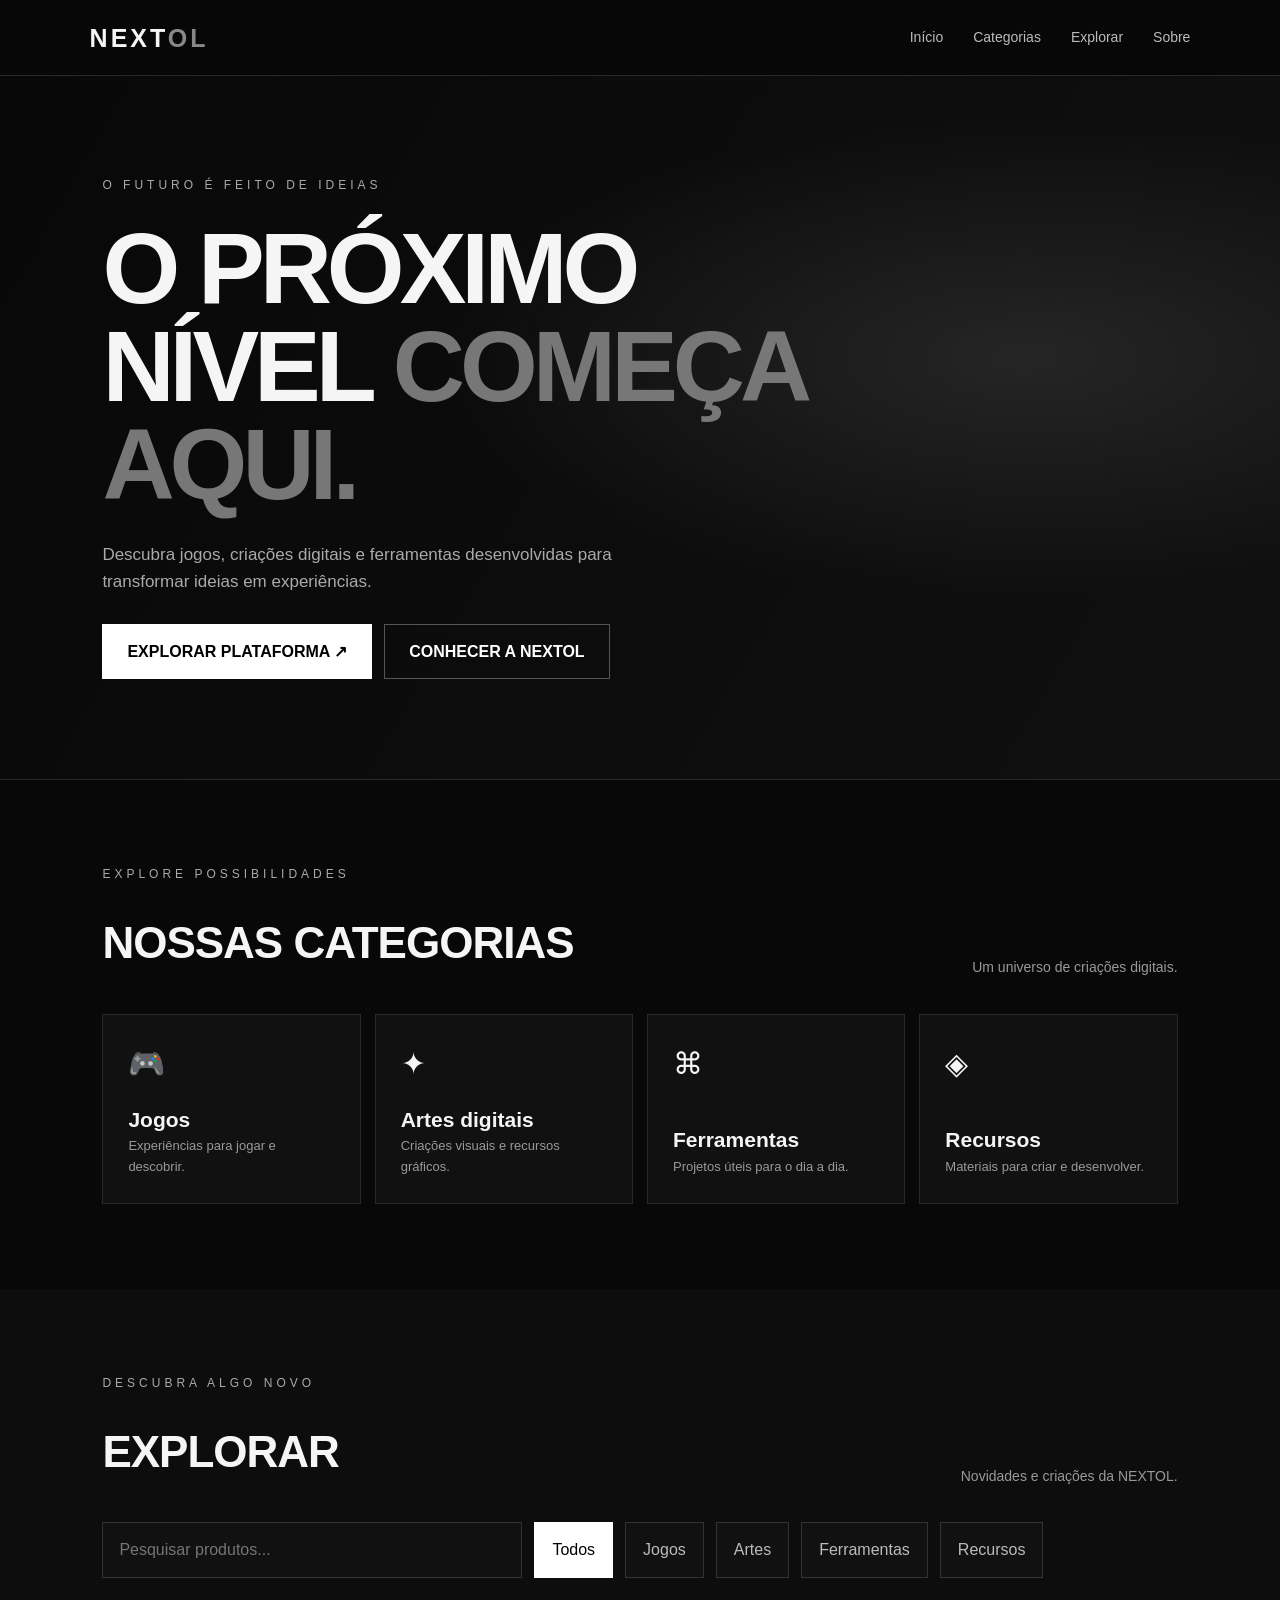
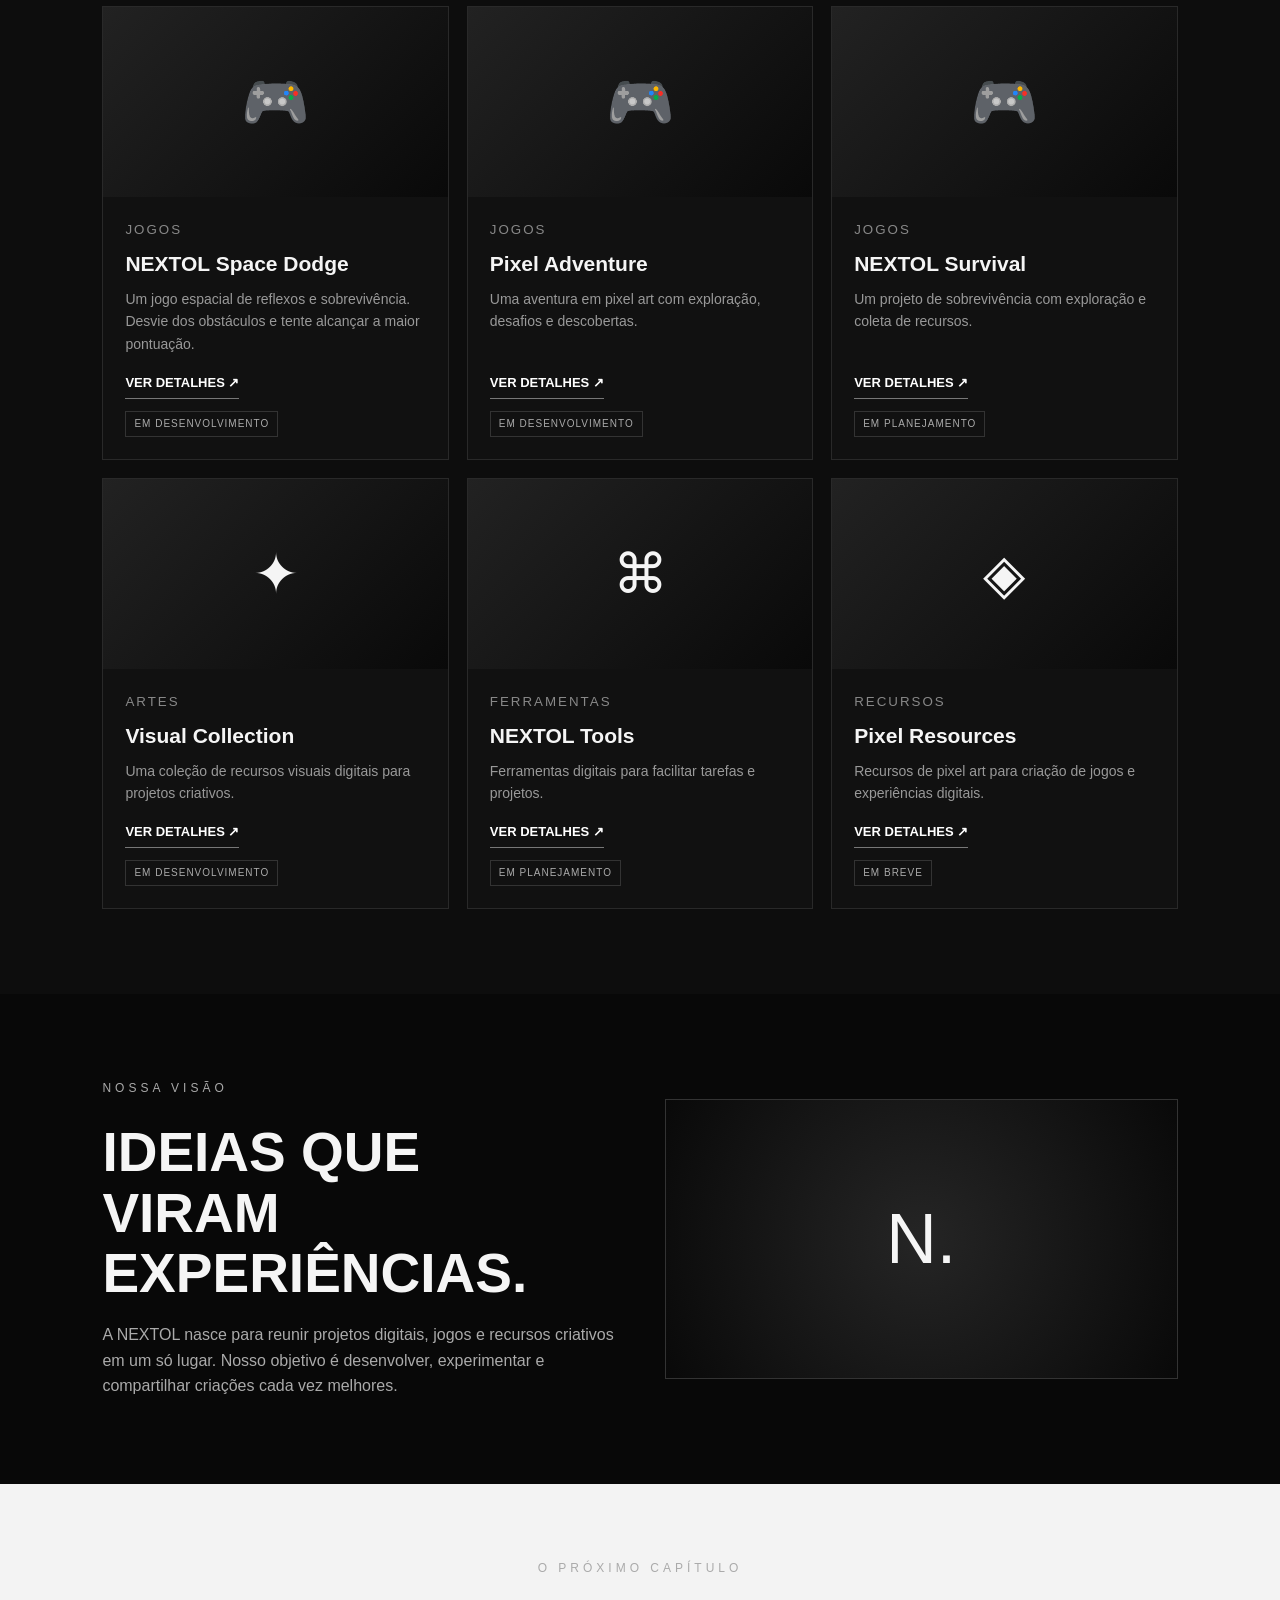
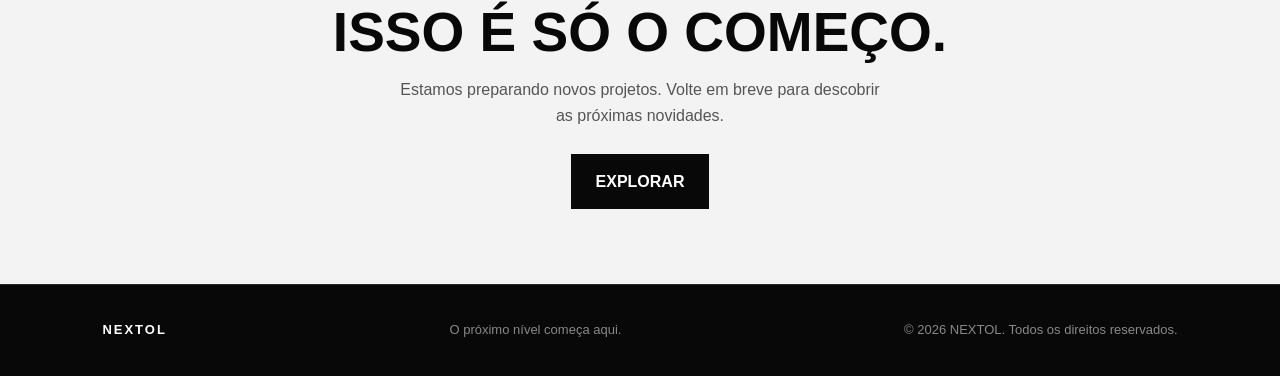
<file: index.html>
<!DOCTYPE html>
<html lang="pt-BR">
<head>
<meta charset="UTF-8">
<meta name="viewport" content="width=device-width, initial-scale=1.0">
<meta name="theme-color" content="#080808">
<title>NEXTOL — O próximo nível começa aqui</title>
<meta name="description" content="NEXTOL: jogos, artes digitais, ferramentas e experiências criativas.">

<style>
:root {
  --bg:#080808;
  --panel:#111;
  --white:#f5f5f5;
  --muted:#999;
  --line:#292929;
}
*{box-sizing:border-box;margin:0;padding:0}
html{scroll-behavior:smooth}
body{
  background:var(--bg);
  color:var(--white);
  font-family:Arial,Helvetica,sans-serif;
  line-height:1.6;
}
a{color:inherit;text-decoration:none}
button,input{font:inherit}
header{
  height:76px;
  padding:0 7%;
  display:flex;
  align-items:center;
  justify-content:space-between;
  border-bottom:1px solid var(--line);
  position:sticky;
  top:0;
  z-index:10;
  background:rgba(8,8,8,.95);
  backdrop-filter:blur(12px);
}
.logo{font-size:25px;font-weight:900;letter-spacing:3px}
.logo span{color:#888}
nav{display:flex;gap:30px;color:#bbb;font-size:14px}
nav a:hover{color:white}
.menu-btn{
  display:none;
  background:none;
  color:white;
  border:0;
  font-size:25px;
  cursor:pointer;
}
.hero{
  min-height:590px;
  padding:100px 8%;
  display:flex;
  flex-direction:column;
  justify-content:center;
  background:
    radial-gradient(ellipse at 80% 40%,#252525 0%,transparent 40%),
    linear-gradient(120deg,#080808,#101010);
  border-bottom:1px solid var(--line);
}
.tag{
  color:#aaa;
  font-size:12px;
  letter-spacing:4px;
  text-transform:uppercase;
  margin-bottom:24px;
}
.hero h1{
  font-size:clamp(48px,9vw,100px);
  line-height:.98;
  letter-spacing:-5px;
  max-width:900px;
}
.hero h1 span{color:#777}
.hero p{
  color:#aaa;
  max-width:520px;
  margin:28px 0;
  font-size:17px;
}
.actions{display:flex;gap:12px;flex-wrap:wrap}
.btn{
  display:inline-block;
  padding:14px 24px;
  border:1px solid white;
  background:white;
  color:black;
  font-weight:bold;
  cursor:pointer;
  transition:.2s;
}
.btn:hover{background:transparent;color:white}
.btn.secondary{background:transparent;color:white;border-color:#555}
.btn.secondary:hover{background:white;color:black}
section{padding:85px 8%}
.section-top{
  display:flex;
  justify-content:space-between;
  align-items:end;
  gap:20px;
  margin-bottom:35px;
}
.section-top h2{
  font-size:clamp(28px,5vw,44px);
  letter-spacing:-1px;
}
.section-top p{color:var(--muted);font-size:14px}
.categories{
  display:grid;
  grid-template-columns:repeat(4,1fr);
  gap:14px;
}
.category{
  min-height:190px;
  padding:25px;
  border:1px solid var(--line);
  background:var(--panel);
  display:flex;
  flex-direction:column;
  justify-content:space-between;
  transition:.25s;
}
.category:hover{
  border-color:#aaa;
  transform:translateY(-5px);
}
.category .symbol{font-size:30px}
.category h3{font-size:21px}
.category p{font-size:13px;color:var(--muted)}
.catalog{background:#0d0d0d}
.catalog-tools{
  display:flex;
  gap:12px;
  flex-wrap:wrap;
  margin-bottom:28px;
}
.search{
  width:100%;
  max-width:420px;
  padding:14px 16px;
  border:1px solid #333;
  background:#111;
  color:white;
  outline:none;
}
.search:focus{border-color:#aaa}
.filter-btn{
  padding:12px 17px;
  background:#111;
  border:1px solid #333;
  color:#bbb;
  cursor:pointer;
  transition:.2s;
}
.filter-btn:hover,.filter-btn.active{
  background:white;
  color:black;
  border-color:white;
}
.products{
  display:grid;
  grid-template-columns:repeat(3,1fr);
  gap:18px;
}
.product{
  border:1px solid var(--line);
  background:#111;
  overflow:hidden;
  transition:.2s;
  display:flex;
  flex-direction:column;
}
.product:hover{
  border-color:#888;
  transform:translateY(-4px);
}
.product-art{
  height:190px;
  display:grid;
  place-items:center;
  background:linear-gradient(135deg,#222,#090909);
  overflow:hidden;
  font-size:55px;
}
.product-art img{
  width:100%;
  height:100%;
  object-fit:cover;
}
.product-info{
  padding:22px;
  display:flex;
  flex-direction:column;
  flex:1;
}
.product-info small{
  color:#888;
  letter-spacing:2px;
  text-transform:uppercase;
}
.product-info h3{font-size:21px;margin:7px 0}
.product-info p{
  font-size:14px;
  color:#999;
  margin-bottom:18px;
  flex:1;
}
.product-actions{
  display:flex;
  align-items:center;
  justify-content:space-between;
  gap:12px;
  flex-wrap:wrap;
}
.details-btn{
  background:none;
  color:white;
  border:0;
  border-bottom:1px solid #777;
  padding-bottom:4px;
  font-size:13px;
  font-weight:bold;
  cursor:pointer;
}
.details-btn:hover{color:#bbb}
.status{
  display:inline-block;
  color:#aaa;
  border:1px solid #333;
  padding:4px 8px;
  font-size:10px;
  letter-spacing:1px;
  text-transform:uppercase;
  margin-top:12px;
  width:max-content;
}
.empty,.loading,.error{
  color:#999;
  padding:25px 0;
  display:none;
}
.about{
  display:grid;
  grid-template-columns:1fr 1fr;
  gap:50px;
  align-items:center;
}
.about h2{
  font-size:clamp(35px,5vw,55px);
  line-height:1.1;
}
.about p{color:#aaa;margin-top:18px}
.about-art{
  min-height:280px;
  border:1px solid #333;
  display:grid;
  place-items:center;
  font-size:70px;
  background:radial-gradient(circle,#252525,#090909);
}
.cta{
  text-align:center;
  background:#f3f3f3;
  color:#080808;
  padding:75px 8%;
}
.cta h2{
  font-size:clamp(32px,6vw,55px);
  line-height:1.1;
}
.cta p{
  color:#555;
  margin:15px auto 25px;
  max-width:500px;
}
.cta .btn{
  background:#080808;
  color:white;
  border-color:#080808;
}
footer{
  padding:35px 8%;
  border-top:1px solid var(--line);
  display:flex;
  justify-content:space-between;
  gap:20px;
  flex-wrap:wrap;
  color:#888;
  font-size:13px;
}
footer strong{color:white;letter-spacing:2px}

/* Janela de detalhes */
.modal{
  position:fixed;
  inset:0;
  z-index:30;
  background:rgba(0,0,0,.85);
  display:none;
  align-items:center;
  justify-content:center;
  padding:20px;
}
.modal.open{display:flex}
.modal-content{
  width:100%;
  max-width:520px;
  background:#111;
  border:1px solid #444;
  padding:30px;
  position:relative;
  max-height:90vh;
  overflow-y:auto;
}
.modal-close{
  position:absolute;
  right:18px;
  top:12px;
  background:none;
  border:0;
  color:white;
  font-size:28px;
  cursor:pointer;
}
.modal-art{
  height:170px;
  display:grid;
  place-items:center;
  background:linear-gradient(135deg,#252525,#080808);
  font-size:55px;
  margin-bottom:22px;
  overflow:hidden;
}
.modal-art img{
  width:100%;
  height:100%;
  object-fit:cover;
}
.modal-content h2{font-size:27px;margin:8px 0}
.modal-content p{color:#aaa;margin:14px 0 22px}
.download-btn{
  display:none;
  text-align:center;
  width:100%;
  padding:14px;
  background:white;
  color:black;
  font-weight:bold;
  margin-top:12px;
}
.download-btn:hover{background:#ccc}
.modal-note{font-size:12px;color:#777!important;margin-top:14px!important}

@media(max-width:800px){
  .categories{grid-template-columns:repeat(2,1fr)}
  .products{grid-template-columns:repeat(2,1fr)}
  .about{grid-template-columns:1fr}
}
@media(max-width:560px){
  header{height:65px}
  nav{
    display:none;
    position:absolute;
    top:65px;
    left:0;
    width:100%;
    background:#101010;
    padding:22px 7%;
    flex-direction:column;
    gap:18px;
    border-bottom:1px solid #333;
  }
  nav.open{display:flex}
  .menu-btn{display:block}
  .hero{min-height:540px;padding:75px 7%}
  .hero h1{letter-spacing:-3px}
  section{padding:65px 7%}
  .categories,.products{grid-template-columns:1fr}
  .category{min-height:150px}
  .section-top{align-items:start;flex-direction:column}
  footer{flex-direction:column}
  .catalog-tools{flex-direction:column}
  .search{max-width:none}
  .filter-btn{width:100%;text-align:left}
  .modal-content{padding:24px}
}
</style>
</head>

<body>

<header>
  <a class="logo" href="#">NEXT<span>OL</span></a>

  <nav id="nav">
    <a href="#inicio">Início</a>
    <a href="#categorias">Categorias</a>
    <a href="#catalogo">Explorar</a>
    <a href="#sobre">Sobre</a>
  </nav>

  <button class="menu-btn" id="menuBtn" aria-label="Abrir menu">☰</button>
</header>

<main>

<section class="hero" id="inicio">
  <div class="tag">O futuro é feito de ideias</div>
  <h1>O PRÓXIMO<br>NÍVEL <span>COMEÇA AQUI.</span></h1>
  <p>Descubra jogos, criações digitais e ferramentas desenvolvidas para transformar ideias em experiências.</p>
  <div class="actions">
    <a class="btn" href="#catalogo">EXPLORAR PLATAFORMA ↗</a>
    <a class="btn secondary" href="#sobre">CONHECER A NEXTOL</a>
  </div>
</section>

<section id="categorias">
  <div class="section-top">
    <div>
      <div class="tag">Explore possibilidades</div>
      <h2>NOSSAS CATEGORIAS</h2>
    </div>
    <p>Um universo de criações digitais.</p>
  </div>

  <div class="categories">
    <a class="category" href="#catalogo" data-category-link="Jogos">
      <div class="symbol">🎮</div>
      <div><h3>Jogos</h3><p>Experiências para jogar e descobrir.</p></div>
    </a>

    <a class="category" href="#catalogo" data-category-link="Artes">
      <div class="symbol">✦</div>
      <div><h3>Artes digitais</h3><p>Criações visuais e recursos gráficos.</p></div>
    </a>

    <a class="category" href="#catalogo" data-category-link="Ferramentas">
      <div class="symbol">⌘</div>
      <div><h3>Ferramentas</h3><p>Projetos úteis para o dia a dia.</p></div>
    </a>

    <a class="category" href="#catalogo" data-category-link="Recursos">
      <div class="symbol">◈</div>
      <div><h3>Recursos</h3><p>Materiais para criar e desenvolver.</p></div>
    </a>
  </div>
</section>

<section class="catalog" id="catalogo">
  <div class="section-top">
    <div>
      <div class="tag">Descubra algo novo</div>
      <h2>EXPLORAR</h2>
    </div>
    <p>Novidades e criações da NEXTOL.</p>
  </div>

  <div class="catalog-tools">
    <input
      class="search"
      id="search"
      type="search"
      placeholder="Pesquisar produtos..."
      aria-label="Pesquisar produtos"
    >

    <button class="filter-btn active" data-filter="Todos">Todos</button>
    <button class="filter-btn" data-filter="Jogos">Jogos</button>
    <button class="filter-btn" data-filter="Artes">Artes</button>
    <button class="filter-btn" data-filter="Ferramentas">Ferramentas</button>
    <button class="filter-btn" data-filter="Recursos">Recursos</button>
  </div>

  <p class="loading" id="loading">Carregando produtos...</p>
  <p class="error" id="error">Não foi possível carregar o catálogo. Confira o arquivo produtos.json.</p>

  <div class="products" id="products"></div>

  <p class="empty" id="empty">Nenhum produto encontrado.</p>
</section>

<section class="about" id="sobre">
  <div>
    <div class="tag">Nossa visão</div>
    <h2>IDEIAS QUE<br>VIRAM EXPERIÊNCIAS.</h2>
    <p>A NEXTOL nasce para reunir projetos digitais, jogos e recursos criativos em um só lugar. Nosso objetivo é desenvolver, experimentar e compartilhar criações cada vez melhores.</p>
  </div>
  <div class="about-art">N.</div>
</section>

<section class="cta" id="novidades">
  <div class="tag">O próximo capítulo</div>
  <h2>ISSO É SÓ O COMEÇO.</h2>
  <p>Estamos preparando novos projetos. Volte em breve para descobrir as próximas novidades.</p>
  <a class="btn" href="#catalogo">EXPLORAR</a>
</section>

</main>

<footer>
  <strong>NEXTOL</strong>
  <span>O próximo nível começa aqui.</span>
  <span>© 2026 NEXTOL. Todos os direitos reservados.</span>
</footer>

<!-- Janela de detalhes -->
<div class="modal" id="modal" role="dialog" aria-modal="true" aria-labelledby="modalTitle">
  <div class="modal-content">
    <button class="modal-close" id="modalClose" aria-label="Fechar">×</button>
    <div class="modal-art" id="modalArt">✦</div>
    <small id="modalCategory">CATEGORIA</small>
    <h2 id="modalTitle">Nome do produto</h2>
    <span class="status" id="modalStatus">Em desenvolvimento</span>
    <p id="modalDescription"></p>
    <a class="download-btn" id="downloadBtn" href="#" target="_blank" rel="noopener">ACESSAR PRODUTO ↗</a>
    <p class="modal-note" id="modalNote">Este projeto ainda está sendo preparado pela NEXTOL.</p>
  </div>
</div>

<script>
const menuBtn = document.getElementById("menuBtn");
const nav = document.getElementById("nav");
const search = document.getElementById("search");
const productsContainer = document.getElementById("products");
const loading = document.getElementById("loading");
const errorMessage = document.getElementById("error");
const empty = document.getElementById("empty");

const modal = document.getElementById("modal");
const modalClose = document.getElementById("modalClose");
const modalArt = document.getElementById("modalArt");
const modalCategory = document.getElementById("modalCategory");
const modalTitle = document.getElementById("modalTitle");
const modalStatus = document.getElementById("modalStatus");
const modalDescription = document.getElementById("modalDescription");
const downloadBtn = document.getElementById("downloadBtn");
const modalNote = document.getElementById("modalNote");

let allProducts = [];
let activeCategory = "Todos";

const icons = {
  "Jogos": "🎮",
  "Artes": "✦",
  "Ferramentas": "⌘",
  "Recursos": "◈"
};

// Menu para celular
menuBtn.addEventListener("click", () => {
  nav.classList.toggle("open");
});

nav.querySelectorAll("a").forEach(link => {
  link.addEventListener("click", () => nav.classList.remove("open"));
});

// Carregar cadastro externo
async function loadProducts() {
  loading.style.display = "block";
  errorMessage.style.display = "none";

  try {
    const response = await fetch("./produtos.json");

    if (!response.ok) {
      throw new Error("Arquivo de produtos não encontrado.");
    }

    const data = await response.json();

    if (!data || !Array.isArray(data.produtos)) {
      throw new Error("Formato do cadastro inválido.");
    }

    allProducts = data.produtos;
    loading.style.display = "none";
    renderProducts();

  } catch (error) {
    console.error("Erro ao carregar NEXTOL:", error);
    loading.style.display = "none";
    errorMessage.style.display = "block";
  }
}

// Criar cartão de produto
function createProductCard(product) {
  const card = document.createElement("article");
  card.className = "product";

  const art = document.createElement("div");
  art.className = "product-art";

  if (product.imagem) {
    const img = document.createElement("img");
    img.src = product.imagem;
    img.alt = product.nome || "Imagem do produto";
    img.onerror = () => {
      art.textContent = icons[product.categoria] || "✦";
    };
    art.appendChild(img);
  } else {
    art.textContent = icons[product.categoria] || "✦";
  }

  const info = document.createElement("div");
  info.className = "product-info";

  const category = document.createElement("small");
  category.textContent = product.categoria || "Outros";

  const title = document.createElement("h3");
  title.textContent = product.nome || "Produto NEXTOL";

  const description = document.createElement("p");
  description.textContent = product.descricao || "Conheça este projeto da NEXTOL.";

  const actions = document.createElement("div");
  actions.className = "product-actions";

  const details = document.createElement("button");
  details.className = "details-btn";
  details.textContent = "VER DETALHES ↗";
  details.addEventListener("click", () => openDetails(product));

  actions.appendChild(details);

  const status = document.createElement("span");
  status.className = "status";
  status.textContent = product.status || "Em breve";

  info.append(category, title, description, actions, status);
  card.append(art, info);

  return card;
}

// Mostrar catálogo
function renderProducts() {
  const term = search.value.trim().toLowerCase();

  productsContainer.replaceChildren();

  const filtered = allProducts.filter(product => {
    const text = [
      product.nome,
      product.descricao,
      product.categoria,
      product.status
    ].join(" ").toLowerCase();

    const matchesText = text.includes(term);
    const matchesCategory =
      activeCategory === "Todos" ||
      product.categoria === activeCategory;

    return matchesText && matchesCategory;
  });

  filtered.forEach(product => {
    productsContainer.appendChild(createProductCard(product));
  });

  empty.style.display = filtered.length ? "none" : "block";
}

search.addEventListener("input", renderProducts);

// Filtros
document.querySelectorAll("[data-filter]").forEach(button => {
  button.addEventListener("click", () => {
    activeCategory = button.dataset.filter;

    document.querySelectorAll("[data-filter]").forEach(item => {
      item.classList.toggle("active", item === button);
    });

    renderProducts();
  });
});

// Categorias da página
document.querySelectorAll("[data-category-link]").forEach(link => {
  link.addEventListener("click", () => {
    activeCategory = link.dataset.categoryLink;
    search.value = "";

    document.querySelectorAll("[data-filter]").forEach(button => {
      button.classList.toggle(
        "active",
        button.dataset.filter === activeCategory
      );
    });

    renderProducts();
  });
});

// Abrir detalhes
function openDetails(product) {
  modalCategory.textContent = product.categoria || "OUTROS";
  modalTitle.textContent = product.nome || "Produto NEXTOL";
  modalStatus.textContent = product.status || "Em breve";
  modalDescription.textContent =
    product.descricao || "Conheça este projeto da NEXTOL.";

  modalArt.replaceChildren();

  if (product.imagem) {
    const img = document.createElement("img");
    img.src = product.imagem;
    img.alt = product.nome || "Imagem do produto";
    img.onerror = () => {
      modalArt.textContent = icons[product.categoria] || "✦";
    };
    modalArt.appendChild(img);
  } else {
    modalArt.textContent = icons[product.categoria] || "✦";
  }

  if (product.download && product.download.trim() !== "") {
    downloadBtn.href = product.download;
    downloadBtn.style.display = "block";
    modalNote.textContent = "Acesse o produto pelo link disponibilizado.";
  } else {
    downloadBtn.removeAttribute("href");
    downloadBtn.style.display = "none";
    modalNote.textContent =
      "Este projeto ainda está sendo preparado pela NEXTOL.";
  }

  modal.classList.add("open");
  document.body.style.overflow = "hidden";
}

function closeModal() {
  modal.classList.remove("open");
  document.body.style.overflow = "";
}

modalClose.addEventListener("click", closeModal);

modal.addEventListener("click", event => {
  if (event.target === modal) closeModal();
});

document.addEventListener("keydown", event => {
  if (event.key === "Escape") closeModal();
});

// Iniciar
loadProducts();
</script>

</body>
</html>
</file>
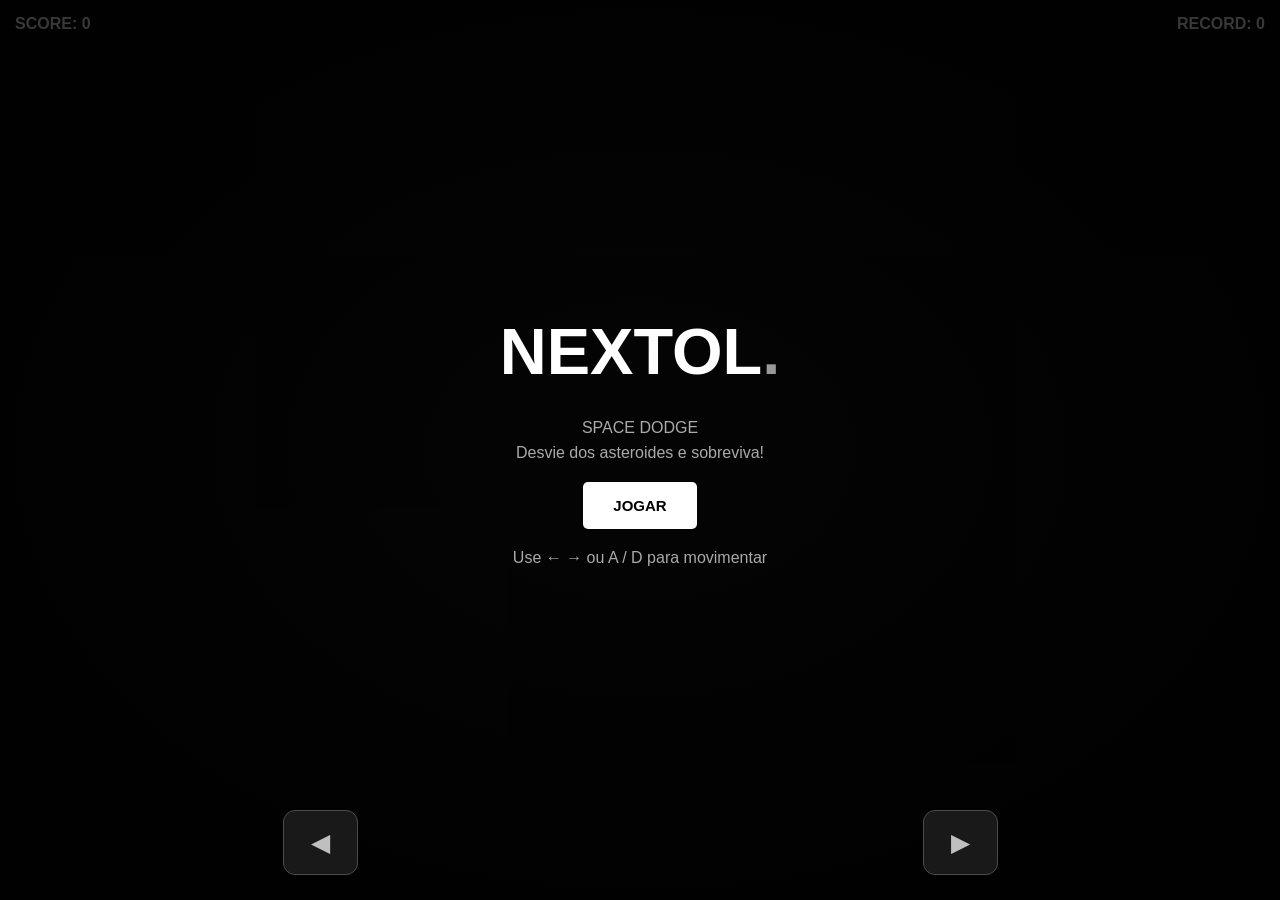
<file: games/space-dodge.html>
<!DOCTYPE html>
<html lang="pt-BR">
<head>
<meta charset="UTF-8">
<meta name="viewport" content="width=device-width, initial-scale=1, maximum-scale=1, user-scalable=no">
<title>NEXTOL Space Dodge</title>
<style>
*{box-sizing:border-box}
body{
 margin:0;background:#050505;color:white;
 font-family:Arial,sans-serif;overflow:hidden;
 touch-action:none
}
#game{
 width:100vw;height:100dvh;display:block;
 background:radial-gradient(ellipse at center,#171717,#050505 75%)
}
#hud{
 position:fixed;top:15px;left:15px;right:15px;
 display:flex;justify-content:space-between;
 pointer-events:none;font-weight:bold
}
.panel{
 position:fixed;inset:0;display:flex;
 flex-direction:column;justify-content:center;
 align-items:center;text-align:center;
 background:rgba(0,0,0,.78);padding:25px
}
h1{font-size:clamp(36px,9vw,65px);margin:0 0 10px}
h1 span{color:#999}
p{color:#aaa;line-height:1.6}
button{
 background:white;color:black;border:0;
 padding:15px 30px;font-weight:bold;
 border-radius:5px;font-size:15px;cursor:pointer
}
button:active{transform:scale(.96)}
.hidden{display:none!important}
#touch{
 position:fixed;bottom:25px;left:0;right:0;
 display:flex;justify-content:space-around;
 pointer-events:none
}
.touch-btn{
 width:75px;height:65px;border:1px solid #666;
 background:#222;color:white;border-radius:12px;
 display:grid;place-items:center;font-size:25px;
 pointer-events:auto;opacity:.75;user-select:none
}
</style>
</head>
<body>

<canvas id="game"></canvas>

<div id="hud">
 <div>SCORE: <span id="score">0</span></div>
 <div>RECORD: <span id="best">0</span></div>
</div>

<div id="menu" class="panel">
 <h1>NEXTOL<span>.</span></h1>
 <p>SPACE DODGE<br>Desvie dos asteroides e sobreviva!</p>
 <button id="start">JOGAR</button>
 <p>Use ← → ou A / D para movimentar</p>
</div>

<div id="over" class="panel hidden">
 <h1>FIM DE JOGO</h1>
 <p>Pontuação: <strong id="final">0</strong></p>
 <button id="restart">JOGAR NOVAMENTE</button>
</div>

<div id="touch">
 <div class="touch-btn" id="left">◀</div>
 <div class="touch-btn" id="right">▶</div>
</div>

<script>
const canvas=document.getElementById("game");
const ctx=canvas.getContext("2d");

let W,H,player,rocks,stars,score,best;
let running=false,last=0,spawn=0;
let left=false,right=false;
let frame=0;

best=Number(localStorage.getItem("nextol-best")||0);
document.getElementById("best").textContent=best;

function resize(){
 W=canvas.width=innerWidth*devicePixelRatio;
 H=canvas.height=innerHeight*devicePixelRatio;
 ctx.setTransform(1,0,0,1,0,0);
 ctx.scale(devicePixelRatio,devicePixelRatio);
 W=innerWidth;H=innerHeight;
}
addEventListener("resize",resize);
resize();

function init(){
 player={x:W/2,y:H-100,r:17,speed:7};
 rocks=[];
 stars=Array.from({length:75},()=>({
  x:Math.random()*W,y:Math.random()*H,
  s:Math.random()*2+1
 }));
 score=0;spawn=0;frame=0;
 document.getElementById("score").textContent=0;
}

function drawStars(){
 ctx.fillStyle="white";
 for(const s of stars){
  ctx.globalAlpha=Math.random()*.5+.3;
  ctx.fillRect(s.x,s.y,s.s,s.s);
  s.y+=s.s*.7;
  if(s.y>H){s.y=0;s.x=Math.random()*W}
 }
 ctx.globalAlpha=1;
}

function drawPlayer(){
 ctx.save();
 ctx.translate(player.x,player.y);
 ctx.fillStyle="#fff";
 ctx.shadowColor="#fff";
 ctx.shadowBlur=18;
 ctx.beginPath();
 ctx.moveTo(0,-23);
 ctx.lineTo(17,18);
 ctx.lineTo(0,10);
 ctx.lineTo(-17,18);
 ctx.closePath();
 ctx.fill();
 ctx.fillStyle="#777";
 ctx.fillRect(-4,15,8,12);
 ctx.restore();
}

function spawnRock(){
 const r=14+Math.random()*20;
 rocks.push({
  x:r+Math.random()*(W-2*r),
  y:-r,r,
  speed:2.5+Math.random()*2+score/350,
  rotation:Math.random()*6,
  spin:(Math.random()-.5)*.07
 });
}

function drawRocks(){
 for(const a of rocks){
  ctx.save();
  ctx.translate(a.x,a.y);
  ctx.rotate(a.rotation);
  ctx.strokeStyle="#aaa";
  ctx.lineWidth=2;
  ctx.fillStyle="#252525";
  ctx.beginPath();
  for(let i=0;i<9;i++){
   const angle=i*Math.PI*2/9;
   const radius=a.r*(.8+Math.sin(i*7)*.16);
   const x=Math.cos(angle)*radius;
   const y=Math.sin(angle)*radius;
   if(i===0)ctx.moveTo(x,y);
   else ctx.lineTo(x,y);
  }
  ctx.closePath();ctx.fill();ctx.stroke();
  ctx.restore();

  a.y+=a.speed;
  a.rotation+=a.spin;
 }
 rocks=rocks.filter(a=>a.y<H+60);
}

function collision(a,b){
 return Math.hypot(a.x-b.x,a.y-b.y)<a.r+b.r*.78;
}

function endGame(){
 running=false;
 if(score>best){
  best=score;
  localStorage.setItem("nextol-best",best);
 }
 document.getElementById("best").textContent=best;
 document.getElementById("final").textContent=score;
 document.getElementById("over").classList.remove("hidden");
}

function update(dt){
 frame++;
 if(left)player.x-=player.speed;
 if(right)player.x+=player.speed;
 player.x=Math.max(22,Math.min(W-22,player.x));

 spawn+=dt;
 if(spawn>Math.max(240,850-score*1.5)){
  spawn=0;spawnRock();
 }
 for(const a of rocks){
  if(collision(player,a)){
   endGame();return;
  }
 }
 score+=Math.floor(dt/30);
 document.getElementById("score").textContent=score;
}

function loop(time){
 if(!running)return;
 const dt=Math.min(time-last,40)||16;
 last=time;
 ctx.clearRect(0,0,W,H);
 drawStars();
 update(dt);
 if(!running)return;
 drawRocks();
 drawPlayer();
 requestAnimationFrame(loop);
}

function start(){
 init();
 document.getElementById("menu").classList.add("hidden");
 document.getElementById("over").classList.add("hidden");
 running=true;last=0;
 requestAnimationFrame(loop);
}

document.getElementById("start").onclick=start;
document.getElementById("restart").onclick=start;

addEventListener("keydown",e=>{
 if(["ArrowLeft","ArrowRight"," "].includes(e.key))e.preventDefault();
 if(e.key==="ArrowLeft"||e.key.toLowerCase()==="a")left=true;
 if(e.key==="ArrowRight"||e.key.toLowerCase()==="d")right=true;
});
addEventListener("keyup",e=>{
 if(e.key==="ArrowLeft"||e.key.toLowerCase()==="a")left=false;
 if(e.key==="ArrowRight"||e.key.toLowerCase()==="d")right=false;
});

function bindTouch(id,direction){
 const el=document.getElementById(id);
 el.addEventListener("pointerdown",e=>{
  e.preventDefault();el.setPointerCapture(e.pointerId);
  if(direction==="left")left=true;else right=true;
 });
 const stop=()=>{
  if(direction==="left")left=false;else right=false;
 };
 el.addEventListener("pointerup",stop);
 el.addEventListener("pointercancel",stop);
 el.addEventListener("lostpointercapture",stop);
}
bindTouch("left","left");
bindTouch("right","right");
</script>
</body>
</html>
</file>
